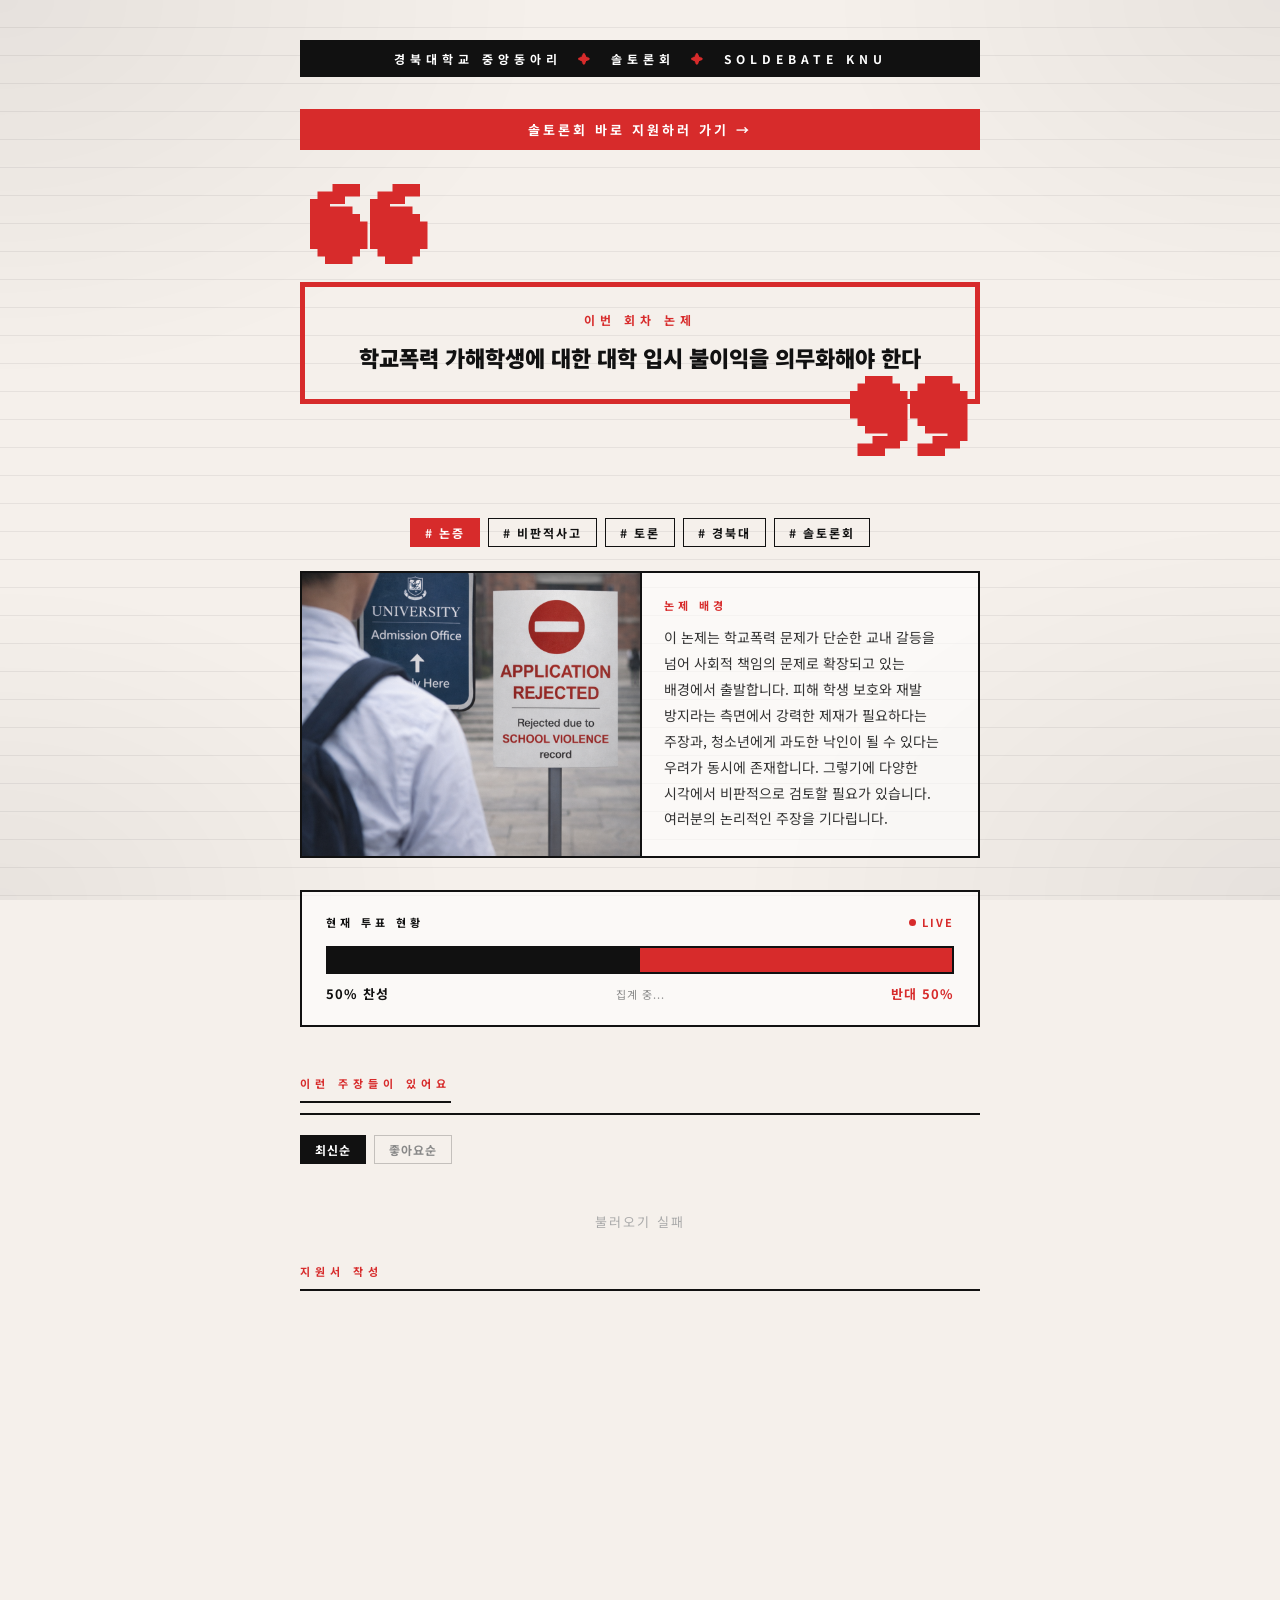
<file: index.html>
<!DOCTYPE html>
<html lang="ko">
<head>
  <meta charset="UTF-8">
  <meta name="viewport" content="width=device-width, initial-scale=1.0">
  <title>솔토론회 지원서</title>
  <link rel="stylesheet" href="style.css">
</head>
<body>

<div class="container">

  <div class="club-banner">
    경북대학교 중앙동아리
    <span>✦</span>
    솔토론회
    <span>✦</span>
    Soldebate KNU
  </div>

  <a class="recruit-banner" href="https://forms.gle/m9iBbw6172xGxM8C9" target="_blank">
    솔토론회 바로 지원하러 가기 →
  </a>

  <div class="quote-top">❝</div>

  <div class="topic-box">
    <div class="topic-label">이번 회차 논제</div>
    <div class="topic-text" id="topicText">학교폭력 가해학생에 대한 대학 입시 불이익을 의무화해야 한다</div>
  </div>

  <div class="quote-bottom">❞</div>

  <div class="keyword-wrap">
    <span class="keyword-tag active"># 논증</span>
    <span class="keyword-tag"># 비판적사고</span>
    <span class="keyword-tag"># 토론</span>
    <span class="keyword-tag"># 경북대</span>
    <span class="keyword-tag"># 솔토론회</span>
  </div>

  <div class="topic-context">
    <div class="topic-image-wrap">
      <img src="reject.png" alt="논제 관련 이미지">
    </div>
    <div class="topic-desc">
      <div class="topic-desc-label">논제 배경</div>
      <div class="topic-desc-text">
        이 논제는 학교폭력 문제가 단순한 교내 갈등을 넘어 사회적 책임의 문제로 확장되고 있는 배경에서 출발합니다.
        피해 학생 보호와 재발 방지라는 측면에서 강력한 제재가 필요하다는 주장과, 청소년에게 과도한 낙인이 될 수 있다는 우려가 동시에 존재합니다.
        그렇기에 다양한 시각에서 비판적으로 검토할 필요가 있습니다. 여러분의 논리적인 주장을 기다립니다.
      </div>
    </div>
  </div>

  <div class="vote-section">
    <div class="vote-header">
      <span class="vote-label">현재 투표 현황</span>
      <span class="vote-live"><span class="live-dot"></span>LIVE</span>
    </div>
    <div class="vote-bar-wrap">
      <div class="vote-bar-pro" id="barPro" style="width:50%"></div>
      <div class="vote-bar-con" id="barCon" style="width:50%"></div>
    </div>
    <div class="vote-stats">
      <span class="stat-pro"><strong id="pctPro">50</strong>% 찬성</span>
      <span class="vote-total" id="voteTotal">집계 중...</span>
      <span class="stat-con">반대 <strong id="pctCon">50</strong>%</span>
    </div>
  </div>

  <div class="board-section">
    <div class="board-header">
      <span class="section-title" style="margin-bottom:0;">이런 주장들이 있어요</span>
      <span class="board-count" id="boardCount"></span>
    </div>
    <div class="sort-wrap">
      <button class="sort-btn active" onclick="setSort('latest', this)">최신순</button>
      <button class="sort-btn" onclick="setSort('likes', this)">좋아요순</button>
    </div>
    <div class="board-list" id="boardList">
      <div class="board-loading">불러오는 중...</div>
    </div>
  </div>

  <div class="section-title">지원서 작성</div>

  <form id="applyForm">
    <div class="form-section">

      <div class="field">
        <label>찬반 의견</label>
        <div class="vote-choice" id="voteChoice">
          <button type="button" class="choice-btn" data-value="찬성" onclick="selectVote(this)">
            👍 찬성
          </button>
          <button type="button" class="choice-btn" data-value="반대" onclick="selectVote(this)">
            👎 반대
          </button>
        </div>
        <input type="hidden" name="vote" id="voteInput" />
      </div>

      <div class="field">
        <label>이름</label>
        <input type="text" name="name" placeholder="본인의 이름을 입력하세요" autocomplete="off" maxlength="20" />
      </div>

      <div class="field">
        <label>학번</label>
        <input type="text" name="studentId" placeholder="숫자 10자리 (예: 2024123456)" autocomplete="off" maxlength="10" inputmode="numeric" />
      </div>

      <div class="field">
        <label>핵심 주장 <span class="label-sub">· 주장과 근거를 함께 작성해주세요</span></label>
        <div class="char-wrap">
          <textarea name="claim" id="claimInput" placeholder="논제에 대한 나의 주장과 근거를 자유롭게 입력하세요 (100자 내외)" maxlength="150"></textarea>
          <span class="char-count"><span id="claimCount">0</span> / 150</span>
        </div>
      </div>

    </div>

    <div class="submit-wrap">
      <button type="submit" class="submit-btn" id="submitBtn">제출하기</button>
    </div>
  </form>

  <div class="footer">
    <strong>경북대학교 중앙동아리 솔토론회</strong><br>
    생각은 말할 때 완성됩니다 &nbsp;·&nbsp; @soldebate_knu
  </div>

</div>

<div class="modal-overlay" id="invalidIdModal">
  <div class="modal">
    <div class="modal-header orange">⚠️ 학번 형식 오류</div>
    <div class="modal-body">
      학번은 <strong>숫자 10자리</strong>로 입력해주세요.<br>
      예: 2024123456
    </div>
    <div class="modal-footer">
      <button class="modal-btn" onclick="closeModal('invalidIdModal')">확인</button>
    </div>
  </div>
</div>

<div class="modal-overlay" id="duplicateModal">
  <div class="modal">
    <div class="modal-header orange">⚠️ 이미 제출하셨습니다</div>
    <div class="modal-body">
      해당 학번으로 이미 제출된 내역이 있습니다.<br>
      동일한 학번으로는 중복 제출이 불가합니다.
    </div>
    <div class="modal-footer">
      <button class="modal-btn" onclick="closeModal('duplicateModal')">확인</button>
    </div>
  </div>
</div>

<div class="modal-overlay" id="errorModal">
  <div class="modal">
    <div class="modal-header orange">⚠️ 오류 발생</div>
    <div class="modal-body" id="errorMsg">제출 중 오류가 발생했습니다. 잠시 후 다시 시도해주세요.</div>
    <div class="modal-footer">
      <button class="modal-btn" onclick="closeModal('errorModal')">확인</button>
    </div>
  </div>
</div>

<script>

  const SCRIPT_URL = "https://script.google.com/macros/s/AKfycby3ffDnGBoPY7WngEOoftbMfZh4z9OYD40HhWdhuclAPtwG2XHvLNv9JOZxBeUL8CNifA/exec";

  const topicText = document.getElementById('topicText').innerText.trim();

  document.getElementById('claimInput').addEventListener('input', function() {
    document.getElementById('claimCount').textContent = this.value.length;
  });

  document.getElementById("applyForm").addEventListener("submit", async function(e) {
    e.preventDefault();

    const name      = this.name.value.trim();
    const studentId = this.studentId.value.trim();
    const claim     = this.claim.value.trim();
    const vote      = document.getElementById('voteInput').value.trim();

    let hasEmpty = false;

    if (!vote) {
      const vc = document.getElementById('voteChoice');
      vc.classList.add('error-choice');
      vc.style.animation = 'none';
      requestAnimationFrame(() => { vc.style.animation = 'shake 0.35s ease'; });
      hasEmpty = true;
    }

    const fields = [
      { el: this.name,      val: name },
      { el: this.studentId, val: studentId },
      { el: this.claim,     val: claim }
    ];
    fields.forEach(({ el, val }) => {
      if (!val) {
        el.classList.add('error');
        el.style.animation = 'none';
        requestAnimationFrame(() => { el.style.animation = 'shake 0.35s ease'; });
        hasEmpty = true;
      } else {
        el.classList.remove('error');
      }
    });
    if (hasEmpty) return;

    if (!/^[0-9]{10}$/.test(studentId)) {
      const el = document.getElementById('applyForm').studentId;
      el.classList.add('error');
      el.style.animation = 'none';
      requestAnimationFrame(() => { el.style.animation = 'shake 0.35s ease'; });
      openModal('invalidIdModal');
      return;
    }

    const btn = document.getElementById('submitBtn');
    btn.disabled = true;
    btn.innerHTML = '<span class="spinner"></span>제출 중...';

    const payload = { topic: topicText, name, studentId, vote, claim };

    try {
      const res = await fetch(SCRIPT_URL, {
        method: "POST",
        body: JSON.stringify(payload)
      });

      const result = await res.json();

      if (result.result === "limit") {
        document.getElementById('errorMsg').textContent = "오늘 제출 가능한 최대 인원에 도달했습니다. 관리자에게 문의하세요.";
        openModal('errorModal');
      } else if (result.result === "duplicate") {
        openModal('duplicateModal');
      } else if (result.result === "success") {
        this.reset();
        document.getElementById('claimCount').textContent = '0';
        window.location.href = "complete.html";
      } else {
        document.getElementById('errorMsg').textContent = "알 수 없는 오류가 발생했습니다.";
        openModal('errorModal');
      }
    } catch (err) {
      document.getElementById('errorMsg').textContent = "서버 연결에 실패했습니다. 잠시 후 다시 시도해주세요.";
      openModal('errorModal');
    } finally {
      btn.disabled = false;
      btn.innerHTML = '제출하기';
    }
  });

  document.querySelectorAll('input, textarea').forEach(el => {
    el.addEventListener('input', () => el.classList.remove('error'));
  });

  function openModal(id)  { document.getElementById(id).classList.add('show'); }
  function closeModal(id) { document.getElementById(id).classList.remove('show'); }

  document.querySelectorAll('.modal-overlay').forEach(overlay => {
    overlay.addEventListener('click', function(e) {
      if (e.target === this) this.classList.remove('show');
    });
  });

  function selectVote(btn) {
    document.querySelectorAll('.choice-btn').forEach(b => b.classList.remove('selected'));
    btn.classList.add('selected');
    document.getElementById('voteInput').value = btn.dataset.value;
    document.getElementById('voteChoice').classList.remove('error-choice');
  }

  async function fetchVotes() {
    try {
      const res = await fetch(SCRIPT_URL + "?action=votes");
      const data = await res.json();
      const pro   = data.pro   || 0;
      const con   = data.con   || 0;
      const total = pro + con;
      const pPro  = total === 0 ? 50 : Math.round(pro / total * 100);
      const pCon  = 100 - pPro;
      document.getElementById('barPro').style.width  = pPro + '%';
      document.getElementById('barCon').style.width  = pCon + '%';
      document.getElementById('pctPro').textContent  = pPro;
      document.getElementById('pctCon').textContent  = pCon;
      document.getElementById('voteTotal').textContent = '총 ' + total + '명';
    } catch (e) {}
  }

  fetchVotes();
  setInterval(fetchVotes, 5000);

  let currentSort = 'latest';
  let cachedList  = [];

  function setSort(type, btn) {
    currentSort = type;
    document.querySelectorAll('.sort-btn').forEach(b => b.classList.remove('active'));
    btn.classList.add('active');
    renderBoard(cachedList);
  }

  function hashKey(str) {
    let hash = 0;
    for (let i = 0; i < Math.min(str.length, 40); i++) {
      hash = ((hash << 5) - hash) + str.charCodeAt(i);
      hash |= 0;
    }
    return 'like_' + Math.abs(hash);
  }

  function isLiked(key) {
    const liked = JSON.parse(localStorage.getItem('sol_likes') || '{}');
    return !!liked[key];
  }

  async function toggleLike(row, key, btn) {
    if (btn.dataset.loading === 'true') return;
    btn.dataset.loading = 'true';

    const liked   = JSON.parse(localStorage.getItem('sol_likes') || '{}');
    const cancel  = !!liked[key];
    const countEl = btn.querySelector('.like-count');
    const current = parseInt(countEl.textContent) || 0;

    if (cancel) {
      delete liked[key];
      btn.classList.remove('liked');
      btn.querySelector('.like-heart').textContent = '🤍';
      countEl.textContent = Math.max(0, current - 1);
    } else {
      liked[key] = true;
      btn.classList.add('liked');
      btn.querySelector('.like-heart').textContent = '❤️';
      countEl.textContent = current + 1;
      btn.animate([
        { transform: 'scale(1)' },
        { transform: 'scale(1.4)' },
        { transform: 'scale(1)' }
      ], { duration: 300, easing: 'ease' });
    }
    localStorage.setItem('sol_likes', JSON.stringify(liked));

    try {
      const res    = await fetch(SCRIPT_URL, {
        method: "POST",
        body: JSON.stringify({ action: "like", row: row, cancel: cancel })
      });
      const result = await res.json();
      if (result.likes !== undefined) countEl.textContent = result.likes;
    } catch(e) {}
    finally {
      btn.dataset.loading = 'false';
    }
  }

  function renderBoard(list) {
    const container = document.getElementById('boardList');
    if (list.length === 0) {
      container.innerHTML = '<div class="board-empty">아직 선정된 주장이 없습니다.</div>';
      return;
    }

    const sorted = [...list].map(item => ({
      ...item,
      key: hashKey(item.claim)
    }));

    if (currentSort === 'likes') {
      sorted.sort((a, b) => b.likes - a.likes);
    }

    container.innerHTML = sorted.map(item => {
      const liked = isLiked(item.key);
      return `
      <div class="board-card ${item.vote === '찬성' ? 'card-pro' : 'card-con'}">
        <span class="card-badge ${item.vote === '찬성' ? 'badge-pro' : 'badge-con'}">${item.vote}</span>
        <p class="card-claim">${escapeHtml(item.claim)}</p>
        <button class="like-btn ${liked ? 'liked' : ''}" onclick="toggleLike(${item.row}, '${item.key}', this)">
          <span class="like-heart">${liked ? '❤️' : '🤍'}</span>
          <span class="like-count">${item.likes}</span>
        </button>
      </div>`;
    }).join('');
  }

  async function fetchFeatured() {
    try {
      const res = await fetch(SCRIPT_URL + "?action=featured");
      const data = await res.json();
      cachedList = data.featured || [];
      document.getElementById('boardCount').textContent = cachedList.length + '개';
      renderBoard(cachedList);
    } catch(e) {
      document.getElementById('boardList').innerHTML = '<div class="board-empty">불러오기 실패</div>';
    }
  }

  function escapeHtml(str) {
    return str.replace(/&/g,'&amp;').replace(/</g,'&lt;').replace(/>/g,'&gt;').replace(/"/g,'&quot;');
  }

  fetchFeatured();
  setInterval(fetchFeatured, 10000);

</script>
</body>
</html>
</file>
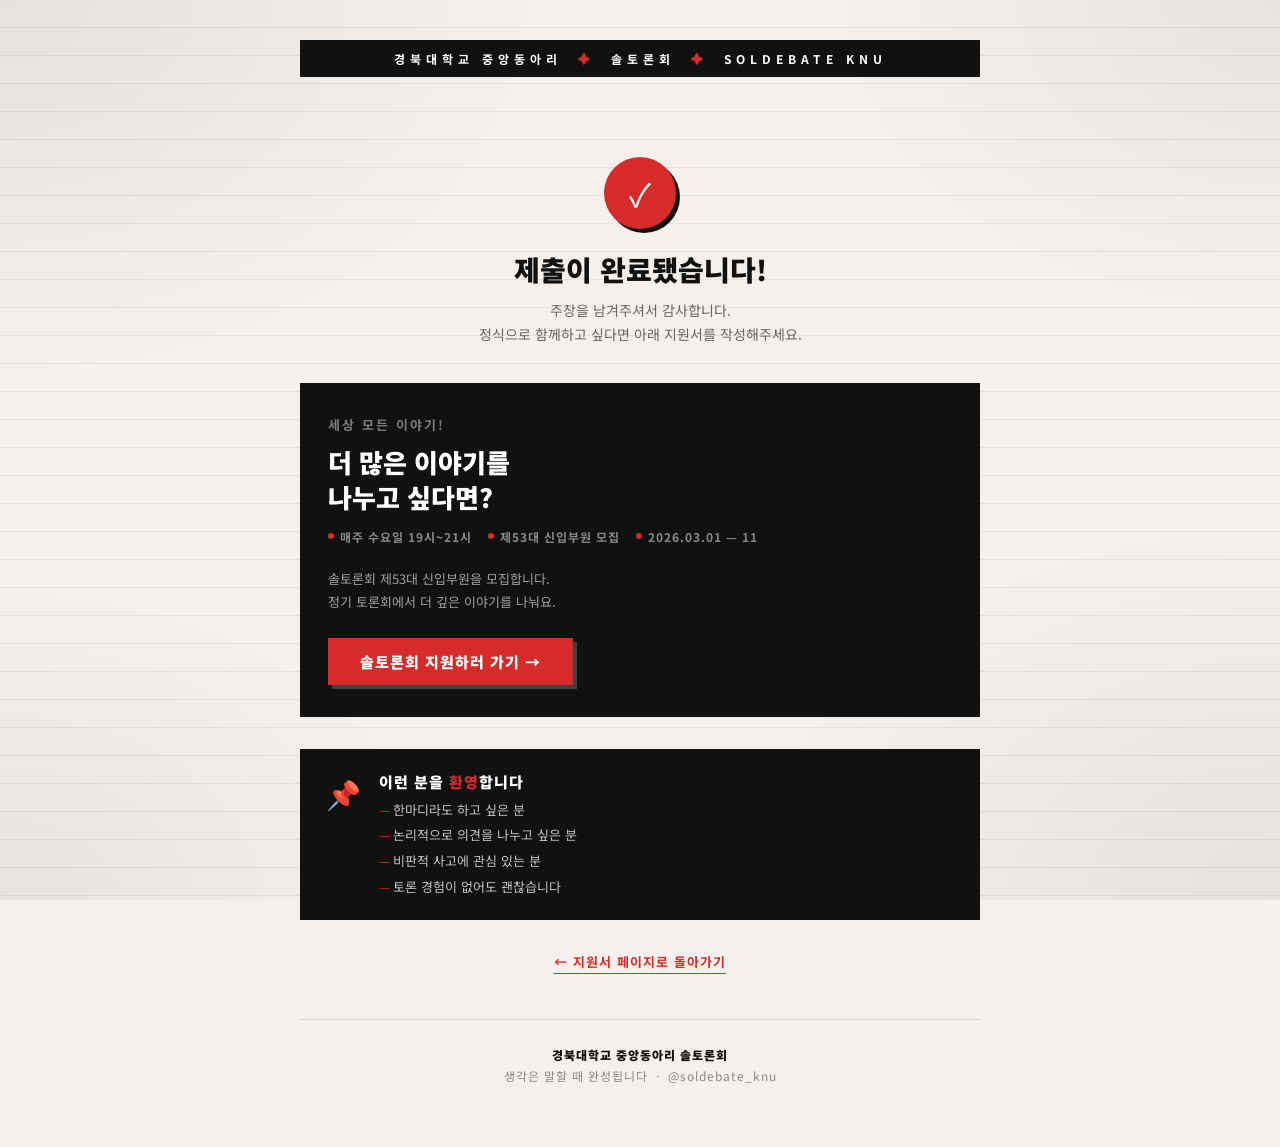
<file: complete.html>
<!DOCTYPE html>
<html lang="ko">
<head>
  <meta charset="UTF-8">
  <meta name="viewport" content="width=device-width, initial-scale=1.0">
  <title>제출 완료 — 솔토론회</title>
  <link rel="stylesheet" href="style.css">
  <style>
    .complete-hero {
      text-align: center;
      padding: 48px 0 36px;
      animation: fadeDown 0.5s ease both;
    }

    .complete-check {
      width: 72px;
      height: 72px;
      background: var(--red);
      border-radius: 50%;
      display: inline-flex;
      align-items: center;
      justify-content: center;
      font-size: 32px;
      color: #fff;
      margin-bottom: 20px;
      box-shadow: 4px 4px 0 var(--black);
    }

    .complete-title {
      font-size: 28px;
      font-weight: 900;
      color: var(--black);
      margin-bottom: 10px;
    }

    .complete-sub {
      font-size: 14px;
      color: #666;
      line-height: 1.7;
    }

    .divider {
      border: none;
      border-top: 1.5px solid rgba(0,0,0,0.1);
      margin: 32px 0;
    }

    .google-form-box {
    background: var(--black);
    padding: 32px 28px;
    margin-bottom: 32px;
    animation: fadeUp 0.6s ease 0.15s both;
    position: relative;
    overflow: hidden;
    }


    .google-form-box .gf-eyebrow {
    font-size: 13px;
    font-weight: 700;
    color: rgba(255,255,255,0.45);
    letter-spacing: 2px;
    margin-bottom: 10px;
    }

    .google-form-box .gf-title {
    font-size: 26px;
    font-weight: 900;
    color: #fff;
    line-height: 1.35;
    margin-bottom: 14px;
    }

    .google-form-box .gf-desc {
    font-size: 13px;
    color: rgba(255,255,255,0.6);
    line-height: 1.8;
    margin-bottom: 24px;
    word-break: keep-all;
    }

    .gf-meta {
    display: flex;
    gap: 16px;
    margin-bottom: 22px;
    flex-wrap: wrap;
    }

    .gf-meta-item {
    font-size: 12px;
    font-weight: 700;
    color: rgba(255,255,255,0.5);
    letter-spacing: 1px;
    display: flex;
    align-items: center;
    gap: 6px;
    }

    .gf-meta-item::before {
    content: '';
    display: inline-block;
    width: 6px;
    height: 6px;
    background: var(--red);
    border-radius: 50%;
    }

    .gf-btn {
      display: inline-block;
      background: var(--red);
      color: #fff;
      font-family: 'Noto Sans KR', sans-serif;
      font-size: 15px;
      font-weight: 900;
      letter-spacing: 1px;
      padding: 13px 32px;
      text-decoration: none;
      box-shadow: 4px 4px 0 rgba(255,255,255,0.2);
      transition: transform 0.15s, box-shadow 0.15s;
    }

    .gf-btn:hover {
      transform: translate(-2px, -2px);
      box-shadow: 6px 6px 0 rgba(255,255,255,0.2);
    }

    .back-link {
      text-align: center;
      margin-top: 32px;
      font-size: 13px;
      animation: fadeIn 0.5s ease 0.5s both;
    }

    .back-link a {
      color: var(--red);
      text-decoration: none;
      font-weight: 700;
      letter-spacing: 1px;
      border-bottom: 1.5px solid var(--red);
      padding-bottom: 2px;
    }
  </style>
</head>
<body>

<div class="container">

  <div class="club-banner">
    경북대학교 중앙동아리
    <span>✦</span>
    솔토론회
    <span>✦</span>
    Soldebate KNU
  </div>

  <div class="complete-hero">
    <div class="complete-check">✓</div>
    <div class="complete-title">제출이 완료됐습니다!</div>
    <div class="complete-sub">
      주장을 남겨주셔서 감사합니다.<br>
      정식으로 함께하고 싶다면 아래 지원서를 작성해주세요.
    </div>
  </div>

  <div class="google-form-box">
  <div class="gf-eyebrow">세상 모든 이야기!</div>
  <div class="gf-title">더 많은 이야기를<br>나누고 싶다면?</div>
  <div class="gf-meta">
    <span class="gf-meta-item">매주 수요일 19시~21시</span>
    <span class="gf-meta-item">제53대 신입부원 모집</span>
    <span class="gf-meta-item">2026.03.01 — 11</span>
  </div>
  <div class="gf-desc">
    솔토론회 제53대 신입부원을 모집합니다.<br>
    정기 토론회에서 더 깊은 이야기를 나눠요.
  </div>
  <a class="gf-btn" href="https://forms.gle/m9iBbw6172xGxM8C9" target="_blank">
    솔토론회 지원하러 가기 →
  </a>
</div>

  <div class="welcome-box" style="animation: fadeUp 0.6s ease 0.3s both;">
    <div class="welcome-icon">📌</div>
    <div class="welcome-content">
      <div class="welcome-title">이런 분을 <span>환영</span>합니다</div>
      <ul class="welcome-list">
        <li>한마디라도 하고 싶은 분</li>
        <li>논리적으로 의견을 나누고 싶은 분</li>
        <li>비판적 사고에 관심 있는 분</li>
        <li>토론 경험이 없어도 괜찮습니다</li>
      </ul>
    </div>
  </div>

  <div class="back-link">
    <a href="index.html">← 지원서 페이지로 돌아가기</a>
  </div>

  <div class="footer">
    <strong>경북대학교 중앙동아리 솔토론회</strong><br>
    생각은 말할 때 완성됩니다 &nbsp;·&nbsp; @soldebate_knu
  </div>

</div>

</body>
</html>
</file>
<file: style.css>
@import url('https://fonts.googleapis.com/css2?family=Noto+Sans+KR:wght@400;700;900&display=swap');

*, *::before, *::after {
  box-sizing: border-box;
  margin: 0;
  padding: 0;
}

:root {
  --red: #D72B2B;
  --black: #111;
  --bg: #f5f0eb;
  --divider: rgba(0,0,0,0.12);
}

body {
  background-color: var(--bg);
  font-family: 'Noto Sans KR', sans-serif;
  min-height: 100vh;
  padding: 40px 20px 60px;
  position: relative;
  overflow-x: hidden;
}

body::before {
  content: '';
  position: fixed;
  inset: 0;
  background-image: repeating-linear-gradient(
    transparent, transparent 27px,
    rgba(0,0,0,0.06) 27px, rgba(0,0,0,0.06) 28px
  );
  pointer-events: none;
  z-index: 0;
}

body::after {
  content: '';
  position: fixed;
  inset: 0;
  background:
    radial-gradient(ellipse at 0%   0%,   rgba(0,0,0,0.06) 0%, transparent 30%),
    radial-gradient(ellipse at 100% 0%,   rgba(0,0,0,0.05) 0%, transparent 25%),
    radial-gradient(ellipse at 0%   100%, rgba(0,0,0,0.05) 0%, transparent 25%),
    radial-gradient(ellipse at 100% 100%, rgba(0,0,0,0.06) 0%, transparent 30%);
  pointer-events: none;
  z-index: 0;
}

.container {
  max-width: 680px;
  margin: 0 auto;
  position: relative;
  z-index: 1;
}

.club-banner {
  background: var(--black);
  color: #fff;
  text-align: center;
  padding: 10px 20px;
  font-size: 12px;
  font-weight: 700;
  letter-spacing: 5px;
  text-transform: uppercase;
  margin-bottom: 32px;
  animation: fadeDown 0.4s ease both;
}

.club-banner span {
  color: var(--red);
  margin: 0 8px;
}

.quote-top {
  font-size: 120px;
  line-height: 1;
  color: var(--red);
  font-weight: 900;
  text-align: left;
  margin-bottom: -20px;
  margin-left: 10px;
  animation: fadeDown 0.5s ease both;
}

.quote-bottom {
  font-size: 120px;
  line-height: 1;
  color: var(--red);
  font-weight: 900;
  text-align: right;
  margin-top: -30px;
  margin-right: 10px;
  animation: fadeUp 0.5s ease 0.1s both;
}

.topic-box {
  border: 5px solid var(--red);
  padding: 24px 28px;
  text-align: center;
  animation: fadeIn 0.6s ease 0.2s both;
}

.topic-label {
  font-size: 12px;
  font-weight: 700;
  letter-spacing: 5px;
  color: var(--red);
  margin-bottom: 12px;
  text-transform: uppercase;
}

.topic-text {
  font-size: 22px;
  font-weight: 900;
  color: var(--black);
  line-height: 1.6;
  word-break: keep-all;
}

.keyword-wrap {
  display: flex;
  flex-wrap: wrap;
  gap: 8px;
  justify-content: center;
  margin: 24px 0;
  animation: fadeIn 0.5s ease 0.3s both;
}

.keyword-tag {
  background: transparent;
  border: 1.5px solid var(--black);
  color: var(--black);
  font-size: 12px;
  font-weight: 700;
  letter-spacing: 2px;
  padding: 5px 14px;
  text-transform: uppercase;
}

.keyword-tag.active {
  background: var(--red);
  border-color: var(--red);
  color: #fff;
}

.topic-context {
  display: grid;
  grid-template-columns: 1fr 1fr;
  gap: 0;
  border: 2px solid var(--black);
  margin: 0 0 32px;
  animation: fadeUp 0.6s ease 0.35s both;
  overflow: hidden;
}

.topic-image-wrap {
  position: relative;
  min-height: 200px;
  max-height: 300px;
  background: #ddd;
  overflow: hidden;
}

.topic-image-wrap img {
  position: absolute;
  inset: 0;
  width: 100%;
  height: 100%;
  object-fit: cover;
  display: block;
}

.topic-image-wrap .img-placeholder {
  position: absolute;
  inset: 0;
  display: flex;
  flex-direction: column;
  align-items: center;
  justify-content: center;
  background: #e8e0d8;
  color: #999;
  font-size: 12px;
  letter-spacing: 2px;
  gap: 8px;
}

.topic-image-wrap .img-placeholder::before {
  content: '◻';
  font-size: 32px;
  color: #ccc;
}

.topic-desc {
  padding: 24px 22px;
  background: rgba(255,255,255,0.6);
  display: flex;
  flex-direction: column;
  justify-content: center;
  gap: 12px;
  border-left: 2px solid var(--black);
}

.topic-desc-label {
  font-size: 11px;
  font-weight: 700;
  letter-spacing: 4px;
  color: var(--red);
  text-transform: uppercase;
}

.topic-desc-text {
  font-size: 14px;
  line-height: 1.85;
  color: #333;
  word-break: keep-all;
}

.welcome-box {
  background: var(--black);
  color: #fff;
  padding: 22px 26px;
  margin-bottom: 32px;
  display: flex;
  align-items: flex-start;
  gap: 18px;
  animation: fadeUp 0.6s ease 0.45s both;
}

.welcome-icon {
  font-size: 28px;
  flex-shrink: 0;
  margin-top: 2px;
}

.welcome-content {}

.welcome-title {
  font-size: 15px;
  font-weight: 900;
  letter-spacing: 1px;
  margin-bottom: 8px;
  color: #fff;
}

.welcome-title span {
  color: var(--red);
}

.welcome-list {
  list-style: none;
  display: flex;
  flex-direction: column;
  gap: 5px;
}

.welcome-list li {
  font-size: 13px;
  color: rgba(255,255,255,0.75);
  line-height: 1.6;
  padding-left: 14px;
  position: relative;
}

.welcome-list li::before {
  content: '—';
  position: absolute;
  left: 0;
  color: var(--red);
}

.divider {
  border: none;
  border-top: 1.5px solid var(--divider);
  margin: 28px 0;
}

.section-title {
  font-size: 11px;
  font-weight: 700;
  letter-spacing: 5px;
  color: var(--red);
  text-transform: uppercase;
  margin-bottom: 20px;
  padding-bottom: 10px;
  border-bottom: 2px solid var(--black);
}

.form-section {
  display: flex;
  flex-direction: column;
  gap: 22px;
  animation: fadeUp 0.6s ease 0.5s both;
}

.field {
  display: flex;
  flex-direction: column;
  gap: 8px;
}

label {
  font-size: 12px;
  font-weight: 700;
  letter-spacing: 3px;
  color: var(--red);
  text-transform: uppercase;
}

.field input,
.field textarea {
  width: 100%;
  background: rgba(255,255,255,0.55);
  border: none;
  border-bottom: 2.5px solid var(--black);
  border-left: 4px solid var(--red);
  padding: 12px 14px;
  font-family: 'Noto Sans KR', sans-serif;
  font-size: 15px;
  color: var(--black);
  outline: none;
  transition: background 0.2s, border-color 0.2s;
  resize: none;
}

.field input::placeholder,
.field textarea::placeholder {
  color: #aaa;
}

.field input:focus,
.field textarea:focus {
  background: rgba(255,255,255,0.85);
  border-bottom-color: var(--red);
}

.field input.error,
.field textarea.error {
  border-left-color: var(--red);
  border-bottom-color: var(--red);
  background: rgba(215,43,43,0.07);
}

textarea {
  min-height: 100px;
  line-height: 1.7;
}

textarea.tall {
  min-height: 150px;
}

.submit-wrap {
  margin-top: 32px;
  text-align: center;
  animation: fadeUp 0.6s ease 0.6s both;
}

.submit-btn {
  background: var(--red);
  color: #fff;
  border: none;
  font-family: 'Noto Sans KR', sans-serif;
  font-size: 18px;
  font-weight: 900;
  letter-spacing: 2px;
  padding: 16px 60px;
  cursor: pointer;
  transition: transform 0.15s, box-shadow 0.15s;
  box-shadow: 5px 5px 0 var(--black);
}

.submit-btn:hover:not(:disabled) {
  transform: translate(-2px, -2px);
  box-shadow: 7px 7px 0 var(--black);
}

.submit-btn:active:not(:disabled) {
  transform: translate(2px, 2px);
  box-shadow: 3px 3px 0 var(--black);
}

.submit-btn:disabled {
  opacity: 0.6;
  cursor: not-allowed;
}

.footer {
  text-align: center;
  margin-top: 48px;
  padding-top: 24px;
  border-top: 1.5px solid var(--divider);
  font-size: 12px;
  color: #888;
  letter-spacing: 1px;
  line-height: 1.8;
  animation: fadeIn 0.5s ease 0.7s both;
}

.footer strong {
  color: var(--black);
  font-weight: 900;
}

.modal-overlay {
  display: none;
  position: fixed;
  inset: 0;
  background: rgba(0,0,0,0.5);
  z-index: 100;
  align-items: center;
  justify-content: center;
  padding: 20px;
}

.modal-overlay.show {
  display: flex;
  animation: fadeIn 0.2s ease;
}

.modal {
  background: #fff;
  max-width: 400px;
  width: 100%;
  overflow: hidden;
  box-shadow: 8px 8px 0 var(--black);
  animation: fadeUp 0.25s ease;
}

.modal-header {
  background: var(--red);
  color: #fff;
  padding: 20px 24px;
  font-size: 18px;
  font-weight: 900;
  letter-spacing: 1px;
}

.modal-header.orange {
  background: #e67e00;
}

.modal-body {
  padding: 24px;
  font-size: 15px;
  line-height: 1.8;
  color: var(--black);
}

.modal-footer {
  padding: 0 24px 24px;
  text-align: right;
}

.modal-btn {
  background: var(--black);
  color: #fff;
  border: none;
  font-family: 'Noto Sans KR', sans-serif;
  font-weight: 700;
  font-size: 14px;
  padding: 10px 28px;
  cursor: pointer;
  letter-spacing: 1px;
  transition: background 0.15s;
}

.modal-btn:hover {
  background: var(--red);
}

.success-overlay {
  display: none;
  position: fixed;
  inset: 0;
  background: rgba(215,43,43,0.96);
  z-index: 200;
  flex-direction: column;
  align-items: center;
  justify-content: center;
  color: #fff;
  text-align: center;
  padding: 40px;
}

.success-overlay.show {
  display: flex;
  animation: fadeIn 0.3s ease;
}

.success-overlay .check {
  font-size: 80px;
  margin-bottom: 20px;
}

.success-overlay h2 {
  font-size: 32px;
  font-weight: 900;
  margin-bottom: 12px;
}

.success-overlay p {
  font-size: 16px;
  opacity: 0.85;
  line-height: 1.7;
}

.spinner {
  display: inline-block;
  width: 16px;
  height: 16px;
  border: 2.5px solid rgba(255,255,255,0.4);
  border-top-color: #fff;
  border-radius: 50%;
  animation: spin 0.7s linear infinite;
  vertical-align: middle;
  margin-right: 8px;
}

@keyframes fadeIn {
  from { opacity: 0; }
  to   { opacity: 1; transform: none; }
}

@keyframes fadeDown {
  from { opacity: 0; transform: translateY(-20px); }
  to   { opacity: 1; transform: none; }
}

@keyframes fadeUp {
  from { opacity: 0; transform: translateY(20px); }
  to   { opacity: 1; transform: none; }
}

@keyframes spin {
  to { transform: rotate(360deg); }
}

@keyframes shake {
  0%,100% { transform: translateX(0); }
  20%     { transform: translateX(-6px); }
  40%     { transform: translateX(6px); }
  60%     { transform: translateX(-4px); }
  80%     { transform: translateX(4px); }
}

@media (max-width: 560px) {
  .topic-context {
    grid-template-columns: 1fr;
  }
  .topic-desc {
    border-left: none;
    border-top: 2px solid var(--black);
  }
  .topic-image-wrap {
    min-height: 180px;
  }
  .quote-top, .quote-bottom { font-size: 80px; }
  .topic-text { font-size: 18px; }
  .submit-btn { padding: 14px 40px; font-size: 16px; }
  .club-banner { font-size: 10px; letter-spacing: 3px; }
}

.vote-section {
  border: 2px solid var(--black);
  background: rgba(255,255,255,0.6);
  padding: 22px 24px;
  margin-bottom: 32px;
  animation: fadeUp 0.6s ease 0.4s both;
}

.vote-header {
  display: flex;
  justify-content: space-between;
  align-items: center;
  margin-bottom: 16px;
}

.vote-label {
  font-size: 11px;
  font-weight: 700;
  letter-spacing: 4px;
  color: var(--black);
  text-transform: uppercase;
}

.vote-live {
  display: flex;
  align-items: center;
  gap: 6px;
  font-size: 11px;
  font-weight: 700;
  letter-spacing: 2px;
  color: var(--red);
}

.live-dot {
  width: 7px;
  height: 7px;
  border-radius: 50%;
  background: var(--red);
  animation: pulse 1.2s ease-in-out infinite;
}

@keyframes pulse {
  0%, 100% { opacity: 1; transform: scale(1); }
  50%       { opacity: 0.4; transform: scale(0.7); }
}

.vote-bar-wrap {
  display: flex;
  height: 28px;
  overflow: hidden;
  border: 2px solid var(--black);
  margin-bottom: 10px;
}

.vote-bar-pro {
  background: var(--black);
  transition: width 0.6s cubic-bezier(0.4, 0, 0.2, 1);
  height: 100%;
}

.vote-bar-con {
  background: var(--red);
  transition: width 0.6s cubic-bezier(0.4, 0, 0.2, 1);
  height: 100%;
}

.vote-stats {
  display: flex;
  justify-content: space-between;
  align-items: center;
  font-size: 13px;
}

.stat-pro {
  color: var(--black);
  font-weight: 700;
  letter-spacing: 1px;
}

.stat-con {
  color: var(--red);
  font-weight: 700;
  letter-spacing: 1px;
}

.vote-total {
  font-size: 11px;
  color: #888;
  letter-spacing: 1px;
}

.vote-choice {
  display: grid;
  grid-template-columns: 1fr 1fr;
  gap: 12px;
  margin-top: 4px;
}

.choice-btn {
  border: 2.5px solid var(--black);
  background: transparent;
  font-family: 'Noto Sans KR', sans-serif;
  font-size: 15px;
  font-weight: 700;
  padding: 14px;
  cursor: pointer;
  transition: background 0.15s, color 0.15s, border-color 0.15s, transform 0.1s;
  letter-spacing: 1px;
}

.choice-btn:hover {
  background: rgba(0,0,0,0.05);
}

.choice-btn[data-value="찬성"].selected {
  background: var(--black);
  color: #fff;
  border-color: var(--black);
  transform: translateY(-2px);
  box-shadow: 3px 3px 0 var(--red);
}

.choice-btn[data-value="반대"].selected {
  background: var(--red);
  color: #fff;
  border-color: var(--red);
  transform: translateY(-2px);
  box-shadow: 3px 3px 0 var(--black);
}

.vote-choice.error-choice .choice-btn {
  border-color: var(--red);
  background: rgba(215,43,43,0.06);
}

.board-section {
  margin-top: 48px;
  animation: fadeUp 0.6s ease 0.7s both;
}

.board-header {
  display: flex;
  align-items: center;
  justify-content: space-between;
  border-bottom: 2px solid var(--black);
  padding-bottom: 10px;
  margin-bottom: 20px;
}

.board-count {
  font-size: 12px;
  font-weight: 700;
  letter-spacing: 2px;
  color: #888;
}

.board-list {
  display: flex;
  flex-direction: column;
  gap: 12px;
}

.board-loading,
.board-empty {
  text-align: center;
  font-size: 13px;
  color: #aaa;
  letter-spacing: 2px;
  padding: 32px 0;
}

.board-card {
  display: flex;
  align-items: flex-start;
  gap: 14px;
  padding: 18px 20px;
  background: rgba(255,255,255,0.6);
  border: 2px solid transparent;
  transition: transform 0.15s, box-shadow 0.15s;
  max-height: 160px;
  overflow-y: auto;
}

.board-card::-webkit-scrollbar {
  width: 3px;
}

.board-card::-webkit-scrollbar-track {
  background: transparent;
}

.board-card::-webkit-scrollbar-thumb {
  background: rgba(0,0,0,0.2);
}

.board-card::-webkit-scrollbar-thumb:hover {
  background: var(--red);
}

.board-card:hover {
  transform: translateX(4px);
}

.board-card.card-pro {
  border-left: 5px solid var(--black);
  border-color: rgba(0,0,0,0.08);
  border-left-color: var(--black);
}

.board-card.card-con {
  border-left: 5px solid var(--red);
  border-color: rgba(0,0,0,0.08);
  border-left-color: var(--red);
}

.card-badge {
  flex-shrink: 0;
  font-size: 11px;
  font-weight: 900;
  letter-spacing: 2px;
  padding: 4px 10px;
  margin-top: 2px;
}

.badge-pro {
  background: var(--black);
  color: #fff;
}

.badge-con {
  background: var(--red);
  color: #fff;
}

.card-claim {
  font-size: 14px;
  line-height: 1.75;
  color: #222;
  word-break: keep-all;
  flex: 1;
  min-width: 0;
  max-height: 76px;
  overflow-y: auto;
  padding-right: 4px;
}

.card-claim::-webkit-scrollbar {
  width: 3px;
}

.card-claim::-webkit-scrollbar-track {
  background: transparent;
}

.card-claim::-webkit-scrollbar-thumb {
  background: rgba(0,0,0,0.2);
}

.card-claim::-webkit-scrollbar-thumb:hover {
  background: var(--red);
}

.board-card {
  position: relative;
}

.like-btn {
  display: flex;
  align-items: center;
  gap: 5px;
  margin-top: 12px;
  margin-left: auto;
  background: none;
  border: 1.5px solid rgba(0,0,0,0.15);
  padding: 5px 12px;
  cursor: pointer;
  font-family: 'Noto Sans KR', sans-serif;
  font-size: 13px;
  color: #888;
  transition: border-color 0.15s, color 0.15s, background 0.15s;
}

.like-btn:hover {
  border-color: #e05555;
  color: #e05555;
  background: rgba(224, 85, 85, 0.05);
}

.like-btn.liked {
  border-color: #e05555;
  color: #e05555;
  background: rgba(224, 85, 85, 0.07);
}

.like-heart {
  font-size: 15px;
  line-height: 1;
}

.like-count {
  font-weight: 700;
  letter-spacing: 0.5px;
  min-width: 12px;
}

.sort-wrap {
  display: flex;
  gap: 8px;
  margin-bottom: 16px;
}

.sort-btn {
  background: transparent;
  border: 1.5px solid rgba(0,0,0,0.2);
  font-family: 'Noto Sans KR', sans-serif;
  font-size: 12px;
  font-weight: 700;
  letter-spacing: 1px;
  padding: 5px 14px;
  cursor: pointer;
  color: #888;
  transition: background 0.15s, color 0.15s, border-color 0.15s;
}

.sort-btn:hover {
  border-color: var(--black);
  color: var(--black);
}

.sort-btn.active {
  background: var(--black);
  border-color: var(--black);
  color: #fff;
}

.label-sub {
  font-size: 11px;
  font-weight: 400;
  letter-spacing: 1px;
  color: #999;
  text-transform: none;
}

.char-wrap {
  position: relative;
}

.char-count {
  display: block;
  text-align: right;
  font-size: 11px;
  color: #aaa;
  letter-spacing: 1px;
  margin-top: 5px;
  transition: color 0.2s;
}

.char-count.near-limit {
  color: var(--red);
  font-weight: 700;
}

.recruit-banner {
  display: flex;
  align-items: center;
  justify-content: center;
  background: var(--red);
  color: #fff;
  font-family: 'Noto Sans KR', sans-serif;
  font-size: 13px;
  font-weight: 700;
  letter-spacing: 3px;
  padding: 11px 20px;
  text-decoration: none;
  margin-bottom: 32px;
  transition: background 0.15s, transform 0.15s;
  animation: fadeDown 0.4s ease 0.05s both;
}

.recruit-banner:hover {
  background: #b81e1e;
  transform: translateY(-1px);
}
</file>
